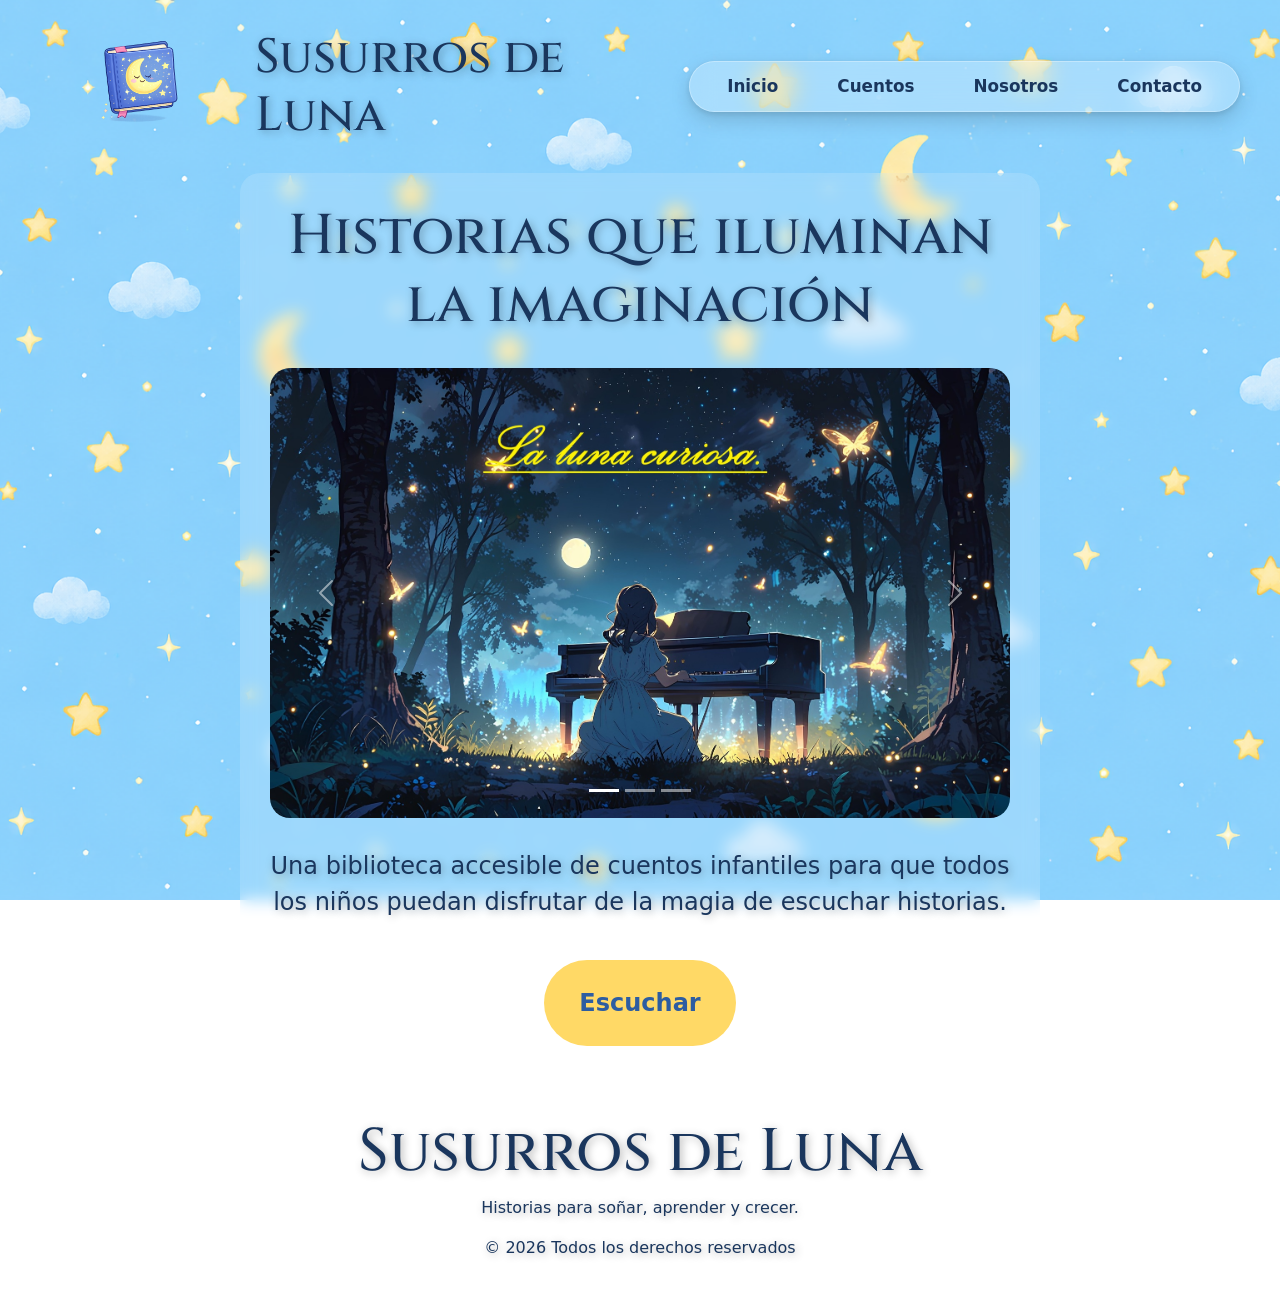
<file: index.html>
<!DOCTYPE html>
<html lang="es">
<head>

    <meta charset="UTF-8">
    <meta name="viewport" content="width=device-width, initial-scale=1.0">

    <title>Susurros de Luna</title>
     <meta name="description" content="Biblioteca digital de relatos, cuentos y novelas. Descubre historias únicas en Susurros de Luna.">
    <link href="https://cdn.jsdelivr.net/npm/bootstrap@5.3.7/dist/css/bootstrap.min.css" rel="stylesheet">
    <link href="https://fonts.googleapis.com/css2?family=Cinzel:wght@600;700&display=swap" rel="stylesheet">
    <link rel="stylesheet" href="css/style.css">
    <link rel="stylesheet" href="https://cdn.jsdelivr.net/npm/bootstrap-icons@1.13.1/font/bootstrap-icons.min.css">

</head>

<body>

<header>

    <div class="logo">

        <img src="img/logo.png" alt="Logo Susurros de Luna">

        <h1>Susurros de Luna</h1>

    </div>
    

    <nav>

        <ul>

            <li><a href="#inicio">Inicio</a></li>
            <li><a href="cuentos.html">Cuentos</a></li>
            <li><a href="nosotros.html">Nosotros</a></li>
            <li><a href="contacto.html">Contacto</a></li>

        </ul>

    </nav>
    

</header>

<main>

 <section id="inicio" class="hero">

    <div class="hero-texto">

        <h2>
            Historias que iluminan la imaginación
        </h2>
    <div id="carouselExampleIndicators" class="carousel slide">

  <div class="carousel-indicators">
    <button type="button" data-bs-target="#carouselExampleIndicators"
            data-bs-slide-to="0" class="active"></button>

    <button type="button" data-bs-target="#carouselExampleIndicators"
            data-bs-slide-to="1"></button>

    <button type="button" data-bs-target="#carouselExampleIndicators"
            data-bs-slide-to="2"></button>
  </div>

  <div class="carousel-inner">

    <div class="carousel-item active">
      <img src="../img/carrusel/lunacuriosacarrusel.jpg" class="d-block w-100" alt="Luna curiosa">
    </div>

    <div class="carousel-item">
      <img src="../img/carrusel/leoncarrusel.jpg" class="d-block w-100" alt="León">
    </div>

    <div class="carousel-item">
      <img src="../img/carrusel/conejocarrusel.jpg" class="d-block w-100" alt="Conejo">
    </div>

  </div>

  <button class="carousel-control-prev" type="button"
          data-bs-target="#carouselExampleIndicators"
          data-bs-slide="prev">

      <span class="carousel-control-prev-icon"></span>

  </button>

  <button class="carousel-control-next" type="button"
          data-bs-target="#carouselExampleIndicators"
          data-bs-slide="next">

      <span class="carousel-control-next-icon"></span>

  </button>

</div>

        <p>

            Una biblioteca accesible de cuentos infantiles
            para que todos los niños puedan disfrutar
            de la magia de escuchar historias.
        </p>
        <a href="cuentos.html" class="btn-principal">
            Escuchar
        </a>
     </div>
 </section>




</main>

<footer id="contacto">

    <h2>Susurros de Luna</h2>

    <p>
        Historias para soñar, aprender y crecer.
    </p>

    <p>
        © 2026 Todos los derechos reservados
    </p>

</footer>
<script src="https://cdn.jsdelivr.net/npm/bootstrap@5.3.7/dist/js/bootstrap.bundle.min.js"></script>
</body>
</html>
</file>
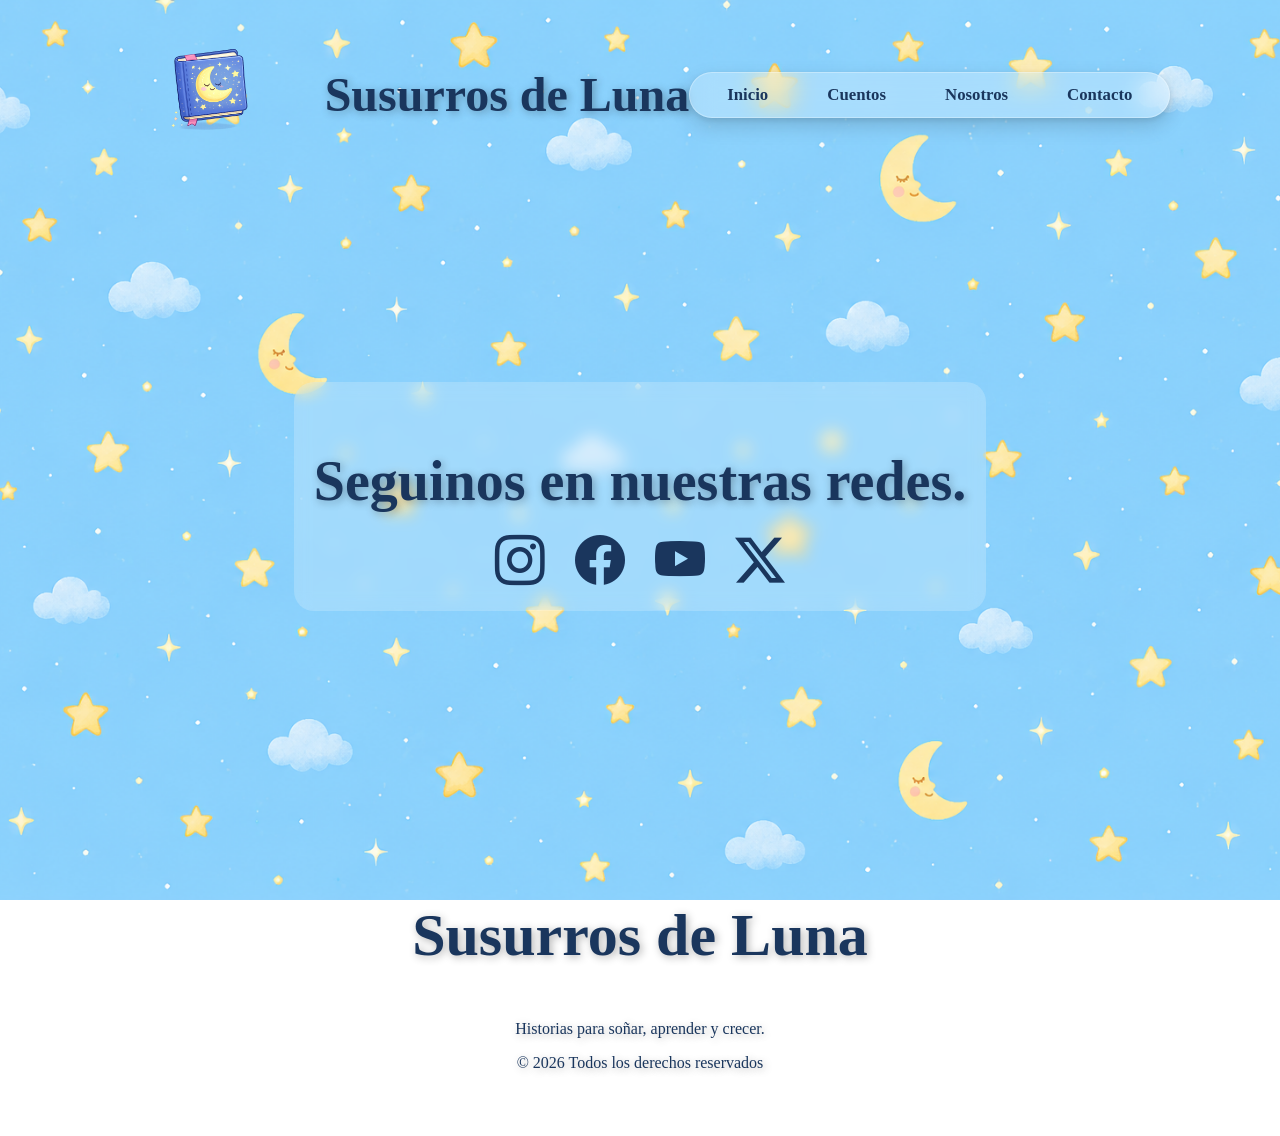
<file: contacto.html>
<!DOCTYPE html>
<html lang="es">
<head>

    <meta charset="UTF-8">
    <meta name="viewport" content="width=device-width, initial-scale=1.0">

    <title>Susurros de Luna</title>

    <link rel="stylesheet" href="css/style.css">
    <link rel="stylesheet" href="https://cdn.jsdelivr.net/npm/bootstrap-icons@1.13.1/font/bootstrap-icons.min.css">

</head>

<body>

<header>

    <div class="logo">

        <img src="img/logo.png" alt="Logo Susurros de Luna">

        <h1>Susurros de Luna</h1>

    </div>

    <nav>

        <ul>

            <li><a href="index.html">Inicio</a></li>
            <li><a href="cuentos.html">Cuentos</a></li>
            <li><a href="nosotros.html">Nosotros</a></li>
            <li><a href="contacto.html">Contacto</a></li>

        </ul>

    </nav>
</header>

<main>

 <section id="inicio" class="hero">

   <div class="contacto">

    <h2>Seguinos en nuestras redes.</h2>

    <div class="redes">

        <a href="https://www.instagram.com/?hl=es"><i class="bi bi-instagram"></i></a>

        <a href="https://www.facebook.com/"><i class="bi bi-facebook"></i></a>

        <a href="https://www.youtube.com/"><i class="bi bi-youtube"></i></a>

        <a href="https://x.com/?lang=es"><i class="bi bi-twitter-x"></i></a>

    </div>

</div>
 </section>




</main>

<footer id="contacto">

    <h2>Susurros de Luna</h2>

    <p>
        Historias para soñar, aprender y crecer.
    </p>

    <p>
        © 2026 Todos los derechos reservados
    </p>

</footer>

</body>
</html>
</file>
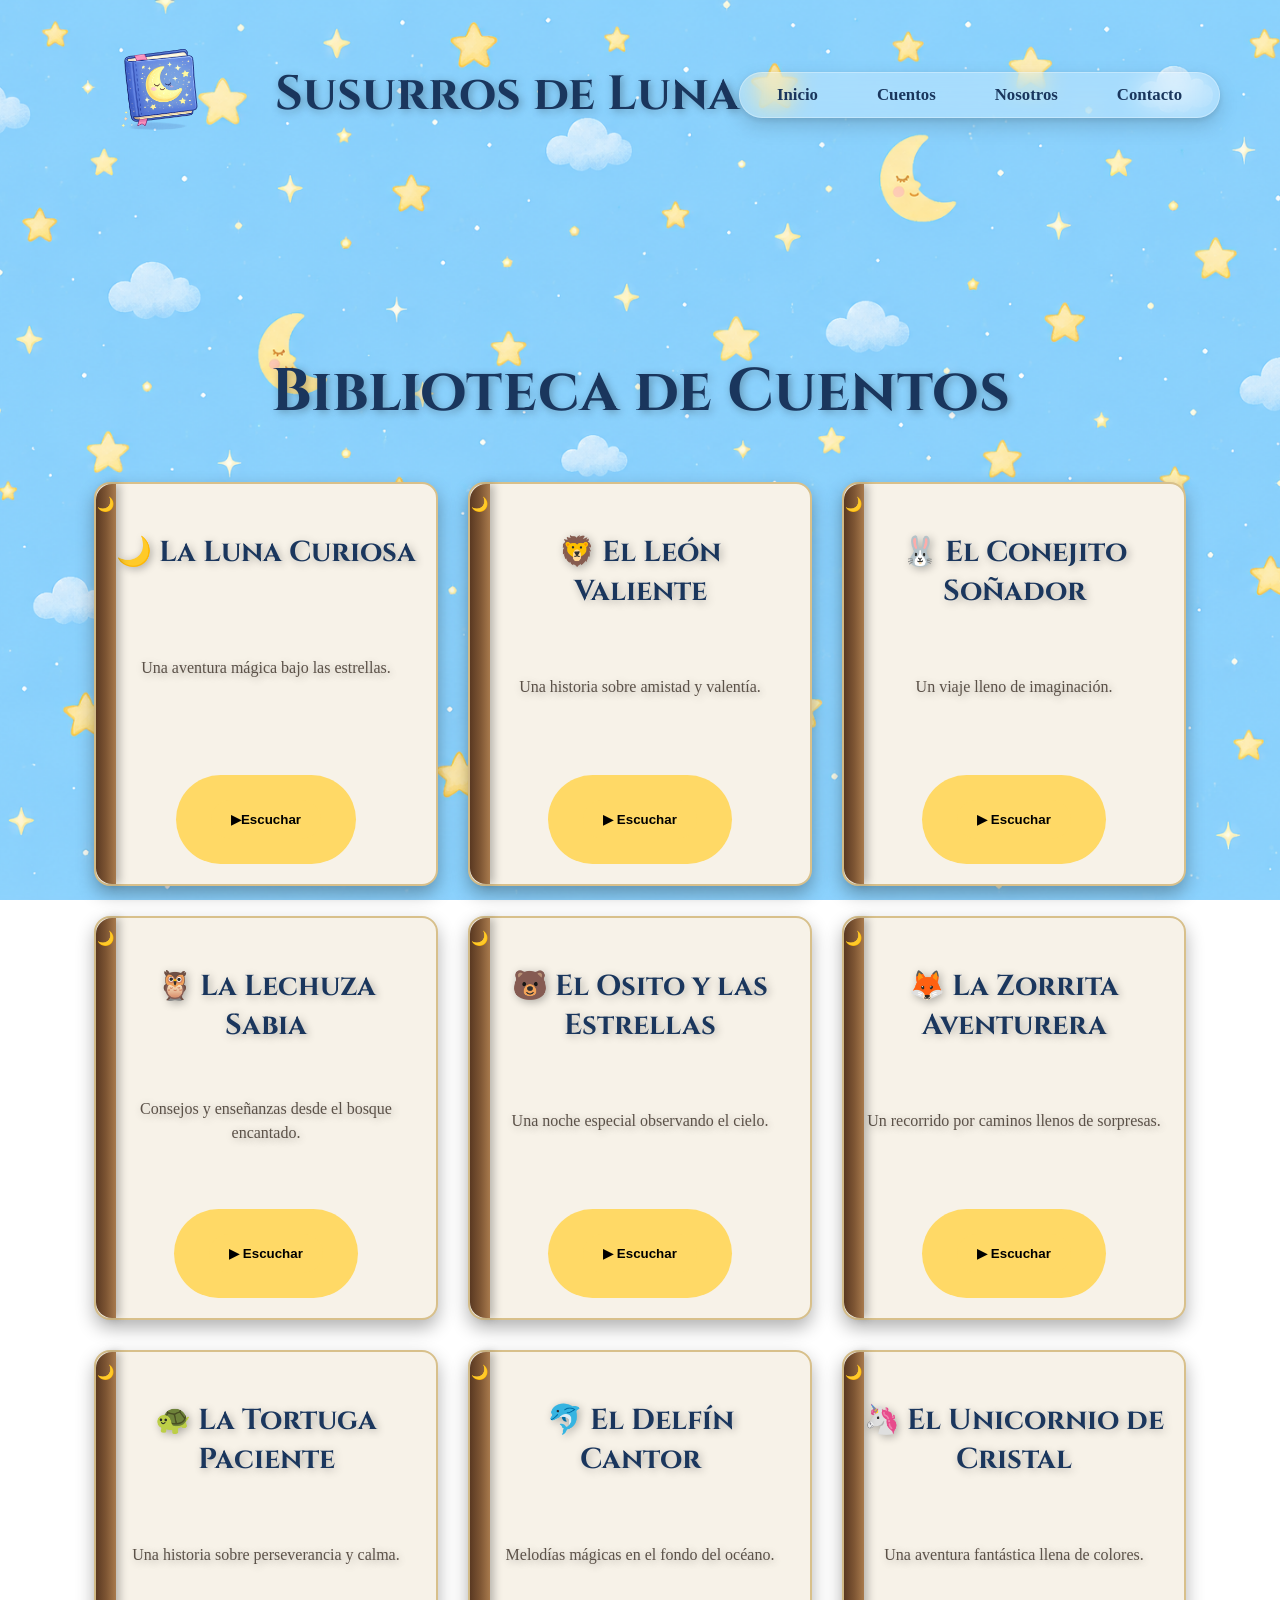
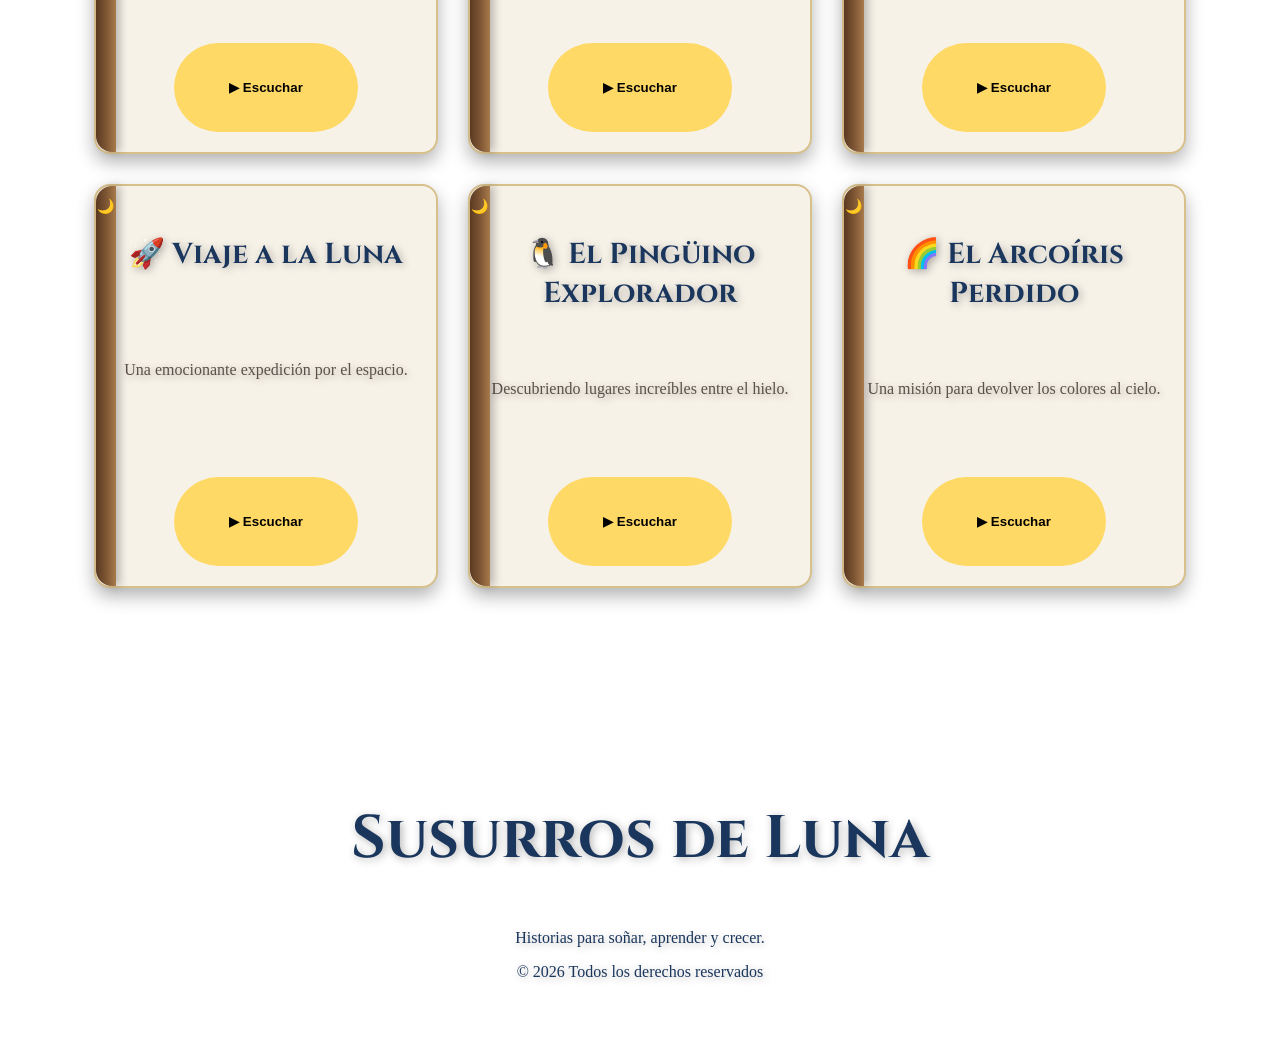
<file: cuentos.html>
<!DOCTYPE html>
<html lang="es">

<head>

    <meta charset="UTF-8">
    <meta name="viewport" content="width=device-width, initial-scale=1.0">

    <title>Susurros de Luna</title>

    <link rel="stylesheet" href="css/style.css">
    <link href="https://fonts.googleapis.com/css2?family=Cinzel:wght@600;700&display=swap" rel="stylesheet">

</head>

<body>

    <header>

        <div class="logo">

            <img src="img/logo.png" width="10%" alt="Logo Susurros de Luna">

            <h1>Susurros de Luna</h1>

        </div>
        <nav>

            <ul>

                <li><a href="index.html">Inicio</a></li>
                <li><a href="cuentos.html">Cuentos</a></li>
                <li><a href="nosotros.html">Nosotros</a></li>
                <li><a href="contacto.html">Contacto</a></li>

            </ul>

        </nav>
    
    </header>

    <main>

        <section class="biblioteca">

            <h2>Biblioteca de Cuentos</h2>

            <div class="tarjetas">

                <div class="cuento">
                    <h3>🌙 La Luna Curiosa</h3>
                    <p>Una aventura mágica bajo las estrellas.</p>
                    <a href="cuentos/lunacuriosa.html" class="btn">
                        <button>▶Escuchar</button>
                    </a>
                </div>

                <article class="cuento">
                    <h3>🦁 El León Valiente</h3>
                    <p>Una historia sobre amistad y valentía.</p>
                    <a href="cuentos/leonvaliente.html" class="btn">
                    <button>▶ Escuchar</button>
                    </a>
                </article>

                <article class="cuento">
                    <h3>🐰 El Conejito Soñador</h3>
                    <p>Un viaje lleno de imaginación.</p>
                    <a href="cuentos/conejitosoñador.html" class="btn">
                    <button>▶ Escuchar</button>
                    </a>
                </article>
                <article class="cuento">
                    <h3>🦉 La Lechuza Sabia</h3>
                    <p>Consejos y enseñanzas desde el bosque encantado.</p>
                    <a href="cuentos/lechuzasabia.html" class="btn">
                    <button>▶ Escuchar</button>
                    </a>
                </article>

                <article class="cuento">
                    <h3>🐻 El Osito y las Estrellas</h3>
                    <p>Una noche especial observando el cielo.</p>
                    <a href="cuentos/ositoyestrellas.html" class="btn">
                    <button>▶ Escuchar</button>
                    </a>
                </article>

                <article class="cuento">
                    <h3>🦊 La Zorrita Aventurera</h3>
                    <p>Un recorrido por caminos llenos de sorpresas.</p>
                    <a href="cuentos/zorritaaventurera.html" class="btn">
                    <button>▶ Escuchar</button>
                    </a>
                </article>

                <article class="cuento">
                    <h3>🐢 La Tortuga Paciente</h3>
                    <p>Una historia sobre perseverancia y calma.</p>
                    <a href="cuentos/tortugapaciente.html" class="btn">
                    <button>▶ Escuchar</button>
                    </a>
                </article>

                <article class="cuento">
                    <h3>🐬 El Delfín Cantor</h3>
                    <p>Melodías mágicas en el fondo del océano.</p>
                    <a href="cuentos/delfincantor.html" class="btn">
                    <button>▶ Escuchar</button>
                    </a>
                </article>

                <article class="cuento">
                    <h3>🦄 El Unicornio de Cristal</h3>
                    <p>Una aventura fantástica llena de colores.</p>
                    <a href="cuentos/unicorniocristal.html" class="btn">
                    <button>▶ Escuchar</button>
                    </a>
                </article>

                <article class="cuento">
                    <h3>🚀 Viaje a la Luna</h3>
                    <p>Una emocionante expedición por el espacio.</p>
                    <a href="cuentos/viajeluna.html" class="btn">
                    <button>▶ Escuchar</button>
                    </a>
                </article>

                <article class="cuento">
                    <h3>🐧 El Pingüino Explorador</h3>
                    <p>Descubriendo lugares increíbles entre el hielo.</p>
                    <a href="cuentos/elpinguino.html" class="btn">
                    <button>▶ Escuchar</button>
                    </a>
                </article>

                <article class="cuento">
                    <h3>🌈 El Arcoíris Perdido</h3>
                    <p>Una misión para devolver los colores al cielo.</p>
                    <a href="cuentos/elarcoiris.html" class="btn">
                    <button>▶ Escuchar</button>
                    </a>
                </article>

            </div>

        </section>

    </main>

    <footer id="contacto">

        <h2>Susurros de Luna</h2>

        <p>
            Historias para soñar, aprender y crecer.
        </p>

        <p>
            © 2026 Todos los derechos reservados
        </p>

    </footer>
    
</body>

</html>
</file>
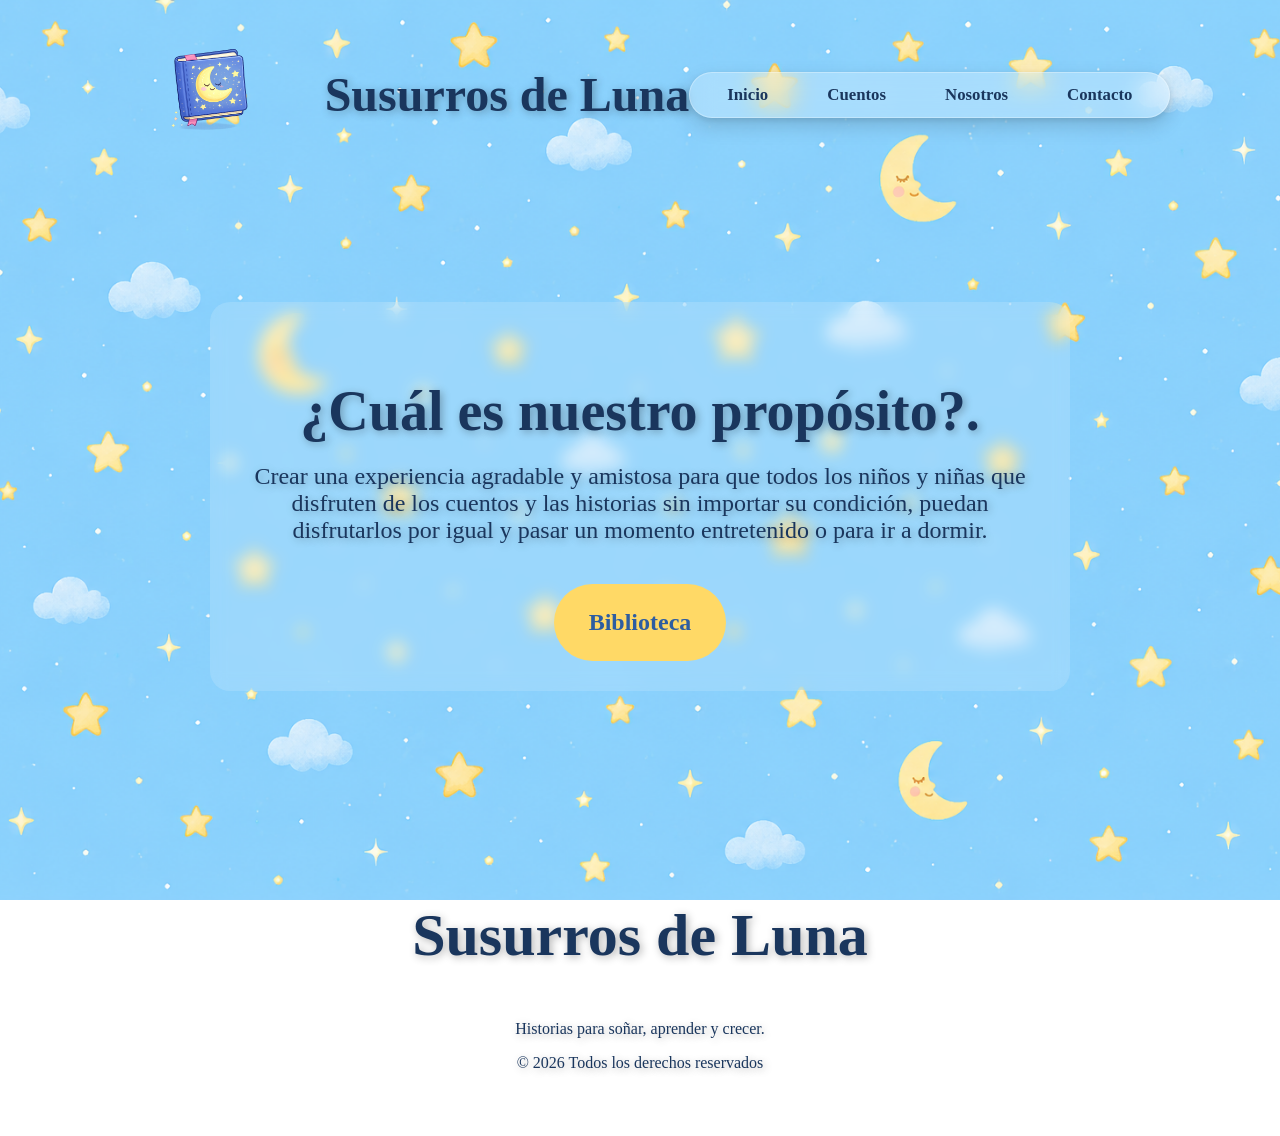
<file: nosotros.html>
<!DOCTYPE html>
<html lang="es">
<head>

    <meta charset="UTF-8">
    <meta name="viewport" content="width=device-width, initial-scale=1.0">

    <title>Susurros de Luna</title>

    <link rel="stylesheet" href="css/style.css">

</head>

<body>

<header>

    <div class="logo">

        <img src="img/logo.png" alt="Logo Susurros de Luna">

        <h1>Susurros de Luna</h1>

    </div>

    <nav>

        <ul>

            <li><a href="#inicio">Inicio</a></li>
            <li><a href="cuentos.html">Cuentos</a></li>
            <li><a href="nosotros.html">Nosotros</a></li>
            <li><a href="contacto.html">Contacto</a></li>

        </ul>

    </nav>

</header>

<main>

 <section id="inicio" class="hero">

    <div class="hero-texto">

        <h2>
           ¿Cuál es nuestro propósito?.
        </h2>

        <p>

            Crear una experiencia agradable y amistosa
            para que todos los niños y niñas que disfruten
            de los cuentos y las historias sin importar
            su condición, puedan disfrutarlos por igual y
            pasar un momento entretenido o para ir a dormir.
        </p>
        <a href="cuentos.html" class="btn-principal">
            Biblioteca
        </a>
     </div>
 </section>




</main>

<footer id="contacto">

    <h2>Susurros de Luna</h2>

    <p>
        Historias para soñar, aprender y crecer.
    </p>

    <p>
        © 2026 Todos los derechos reservados
    </p>

</footer>

</body>
</html>
</file>
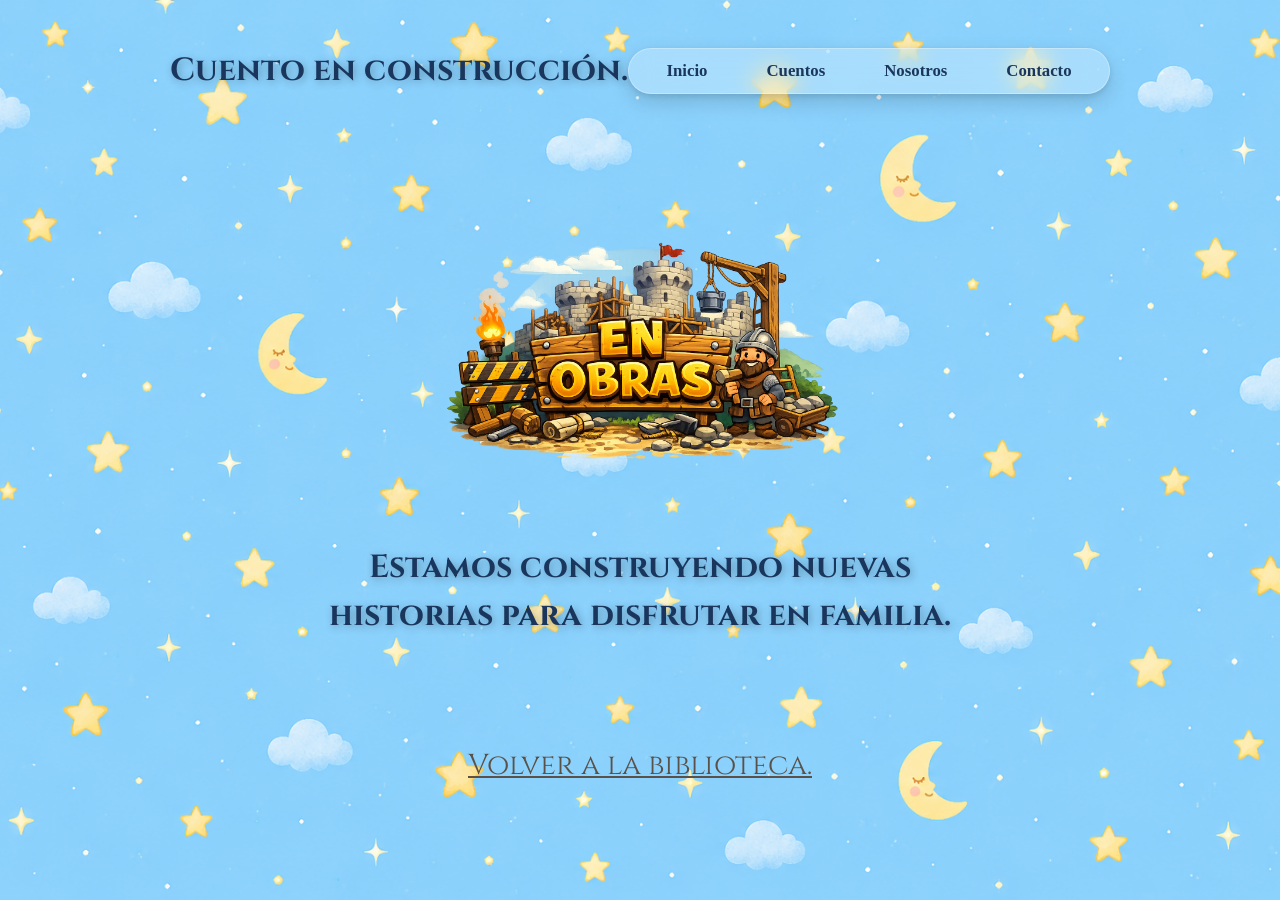
<file: cuentos/delfincantor.html>
<!DOCTYPE html>
<html lang="en">
<head>
    <meta charset="UTF-8">
    <meta name="viewport" content="width=device-width, initial-scale=1.0">
    <title>Cuento en construcción.</title>

    <link href="https://fonts.googleapis.com/css2?family=Cinzel:wght@600;700&display=swap" rel="stylesheet">
    <link rel="stylesheet" href="/css/style.css">
</head>
<body>
    <header>
        <h1>Cuento en construcción.</h1>

         <nav>

        <ul>

            <li><a href="/index.html">Inicio</a></li>
            <li><a href="/cuentos.html">Cuentos</a></li>
            <li><a href="/nosotros.html">Nosotros</a></li>
            <li><a href="/contacto.html">Contacto</a></li>

        </ul>

    </nav>
        
    </header>
    <main>
        <div class="obras">
            <img src="../img/enobras.png" alt="Logo Susurros de Luna">
            <h2>Estamos construyendo nuevas historias para disfrutar en familia.</h2>
        
        </div>
        <div class="Volver">
            
        <a href="/cuentos.html">Volver a la biblioteca.</a>
        </div>
    </main>
</body>
</html>
</file>
<file: css/style.css>
/* Header*/
header{
    display:flex;
    justify-content:space-between;
    align-items:center;

    padding:20px 40px;
    max-width:1400px;
    margin:auto;
}

nav ul{
    display:flex;
    align-items:center;
    gap:35px;
    list-style:none;
    margin:0;
    padding:0;
}

nav a{
    text-decoration:none;
    color:#1A365D;
    font-weight:700;
    font-size:1.05rem;
    transition:0.3s;
    padding:8px 12px;
    border-radius:12px;
}
nav a:hover{
    background:rgba(255,255,255,0.5);
    color:#0F172A;
}

/*body*/
body{
    background-image: url("../img/fondo.png");
    background-repeat: repeat;
    background-position: center;
    background-size: cover;
    background-attachment: fixed;
    color:white;
     min-height: 100vh;
    display:flex;
    flex-direction: column;
}

nav{
    background: rgba(255,255,255,0.25);
    backdrop-filter: blur(12px);
    -webkit-backdrop-filter: blur(12px);

    border: 1px solid rgba(255,255,255,0.3);
    border-radius: 50px;

    padding: 12px 25px;

    box-shadow:
        0 8px 20px rgba(0,0,0,0.15),
        0 2px 6px rgba(0,0,0,0.1);
            
}
     
main{
    flex:1;
}

/*logo*/
.logo{
    display:flex;
    align-items: center;
    gap:15px;
}
.logo img{
    width:200px;
    height: auto;

}
.logo h1{
    font-size:3rem;
    margin: 0;
}
/*Hero*/
.hero{
    min-height:70vh;
    display:flex;
    justify-content:center;
    align-items:center;
    text-align:center;
}
.hero h2{
    font-size: 3.5rem;
    margin-bottom: 20px;
}
.hero p{
    font-size:1.5rem;
    max-width:800px;
    margin:0 auto;
}
.hero-texto{
    background:rgba(255,255,255,0.15);
    backdrop-filter:blur(8px);
    border-radius:20px;
    padding:30px;
    max-width:800px;
    margin:auto;
}
/*login*/
.btn-login{
    background-color: #FFD966;
    color: #2D5DA1;
    text-decoration: none;
    font-weight: bold;
    padding: 20px 30px;
    border-radius: 40px;
    transition: 0.3s;
}

.btn-login:hover{
    transform: scale(1.05);
}
/* titulos*/
h1, h2, h3,p{
  color: #1A365D;
  text-shadow: 2px 2px 8px rgba(0,0,0,0.3)
}
h2{
    font-family:"Cinzel", serif;
    font-size:60px
}
.logo h1{
    font-family:"Cinzel", serif;
}
h1,
h2,
h3{
    font-family:"Cinzel", serif;
}
.btn-principal{
    display:inline-block;
    margin-top:40px;
    padding:25px 35px;
    background:#FFD966;
    color:#2D5DA1;
    text-decoration:none;
    font-weight:bold;
    border-radius:60px;
    font-size:1.5rem;
    transition:0.3s;
}

.btn-principal:hover{
    transform:scale(1.05);
}
footer{
    text-align:center;
    padding:40px 20px;
    max-width:80%;
    margin:auto;
}

/* -----Biblioteca-----*/

 .biblioteca{
    text-align: center;
    padding: 60px 20px;
    margin: 60px auto;
    width: 90%;
    max-width: 1400px;
}
.tarjetas{
    display:flex;
    flex-wrap: wrap;
    justify-content: center;
    gap:30px;
}
.cuento{
    background: #F7F2E8;
    width: 300px;
    min-height: 360px;

    border-radius: 14px;

    padding: 20px;

    display: flex;
    flex-direction: column;
    justify-content: space-between;

    box-shadow:
        0 8px 18px rgba(0,0,0,.30);

    transition:
        transform .3s,
        box-shadow .3s;
    border:2px solid #D8C08B;   
}
.cuento{
    position: relative;
    background: #F7F2E8;
    border-radius: 16px;
    padding: 20px;
    width: 300px;
}

.cuento::before{
    content:"";
    position:absolute;
    top:0;
    left:0;
    width:20px;
    height:100%;

    background:linear-gradient(
        to right,
        #5A3922,
        #7D5533,
        #A87A4D
    );

    border-radius:16px 0 0 16px;

    box-shadow:4px 0 8px rgba(0,0,0,.25);
}

.cuento::after{

    content:"🌙";

    position:absolute;

    left:1px;
    top:12px;

    width:14px;
    height:28px;

    font-size:14px;
    text-align:center;
}

.cuento:hover{

    transform:
        translateY(-10px)
        rotate(-1deg);

    box-shadow:
        0 20px 35px rgba(0,0,0,.35);
}
.cuento h3{
    font-family: "Cinzel", serif;
    font-size: 1.8rem;
}
.cuento p{

    color:#5B5148;

    line-height:1.5;
}
.btn{

    margin-top:20px;

    align-self:center;

    background:#E6B84D;

    color:#2F2A25;

    border-radius:30px;

    padding:12px 22px;
}
.cuento button{
    background:#FFD966;
    border:none;
    padding: 12px 20px;
    border-radius: 20px;
    cursor:pointer;
    font-weight: bold;

}
/*-----Contacto------*/

.contacto img{
    width:80px;
    height: auto;
    margin:10px;
    border-radius: 20px;
    gap: 20px;
    
}
.contacto{
    background:  rgba(255,255,255,0.2);
    backdrop-filter: blur(8px);
    border-radius: 20px;
    padding:20px;
    
}
nav a.activo{
    background:#FFD966;
    color:#1A365D;
}
.btn {
     display:inline-block;
    margin-top:40px;
    padding:25px 35px;
    background:#FFD966;
    color:#2D5DA1;
    text-decoration:none;
    font-weight:bold;
    border-radius:60px;
    font-size:1.5rem;
    transition:0.3s;
    
}
.btn:hover{
    transform:scale(1.05);
}
.Volver{
       font-family: "Cinzel", serif; 
       font-size: 1.8rem;
       text-align:center;
} 

.Volver a {
    color:#5B5148;
}
.Volver:hover{
    
    text-decoration:none;
    font-weight:bold;
    border-radius:60px;
    font-size:1.5rem;
    transition:0.3s;
}

.contenedor-icono svg{
    color:red;
    font-size:3rem;
}
.redes{
    display:flex;
    justify-content:center;
    gap:30px;
    margin-top:20px;
}

.redes a{
    color:#1A365D;
    font-size:50px;
    transition:.3s;
}

.redes a:hover{
    color:#FFD166;
    transform:translateY(-5px) scale(1.1);
}

.video {
  /* 1. Activa el modelo de caja flexible */
  display: flex;         
  
  /* 2. Alinea el contenido al centro */
  justify-content: center; 
  align-items: center; 
 }
 
.carrusel-item-1 {
  background-image: url('../img/');
  background-size: cover;       /* Ajusta la imagen para cubrir todo el espacio */
  background-position: center;   /* Centra la imagen para que no se corte mal */
}
/* =======================
   TABLETS
======================= */
@media (max-width: 992px){

    header{
        flex-direction: column;
        gap:20px;
        padding:20px;
    }

    .logo{
        flex-direction: column;
        text-align:center;
    }

    .logo img{
        width:150px;
    }

    .logo h1{
        font-size:2.2rem;
    }

    nav{
        width:100%;
        padding:15px;
    }

    nav ul{
        justify-content:center;
        flex-wrap:wrap;
        gap:20px;
    }

    .hero h2{
        font-size:2.5rem;
    }

    .hero p{
        font-size:1.2rem;
    }

    .hero-texto{
        width:90%;
    }

    .tarjetas{
        gap:20px;
    }

    .cuento{
        width:280px;
    }
}
    /* =======================
   CELULARES
======================= */
@media (max-width:768px){

    header{
        padding:15px;
    }

    nav{
        border-radius:20px;
    }

    nav ul{
        flex-direction:column;
        gap:15px;
    }

    .logo img{
        width:120px;
    }

    .logo h1{
        font-size:1.8rem;
        text-align:center;
    }

    .hero{
        min-height:auto;
        padding:40px 15px;
    }

    .hero h2{
        font-size:2rem;
    }

    .hero p{
        font-size:1rem;
    }

    .hero-texto{
        padding:20px;
    }

    .btn-principal{
        width:100%;
        padding:15px;
        font-size:1.2rem;
    }

    .cuento{
        width:100%;
        max-width:350px;
    }

    .contacto{
        width:90%;
        margin:auto;
    }

    .redes a{
        font-size:40px;
    }
}

/* =======================
   MÓVILES PEQUEÑOS
======================= */
@media (max-width:480px){

    h2{
        font-size:2rem;
    }

    .hero h2{
        font-size:1.6rem;
    }

    .hero p{
        font-size:.95rem;
    }

    .logo h1{
        font-size:1.5rem;
    }

    nav a{
        font-size:1rem;
    }

    .btn-principal,
    .btn{
        font-size:1rem;
        padding:12px 20px;
    }

    footer{
        padding:20px 10px;
    }

}

.carousel {
    max-width: 800px;
    margin: 30px auto;
}

.carousel img {
    width: 100%;
    height: 450px;
    object-fit: cover;
    border-radius: 20px;
}

@media (max-width:768px){

    .carousel img{
        height:250px;
    }

}

.obras{
    display:flex;
    flex-direction:column;
    align-items:center;
    justify-content:center;
    text-align:center;

    max-width:900px;
    margin:60px auto;
    padding:20px;
}

.obras img{
    width:100%;
    max-width:650px;
    height:auto;
}

.obras h2{
    margin-top:30px;

    font-family:'Cinzel', serif;
    font-size:2rem;

    color:#1A365D;
    line-height:1.5;

    max-width:700px;
}
.obras img{
    max-width:450px;
}
</file>
